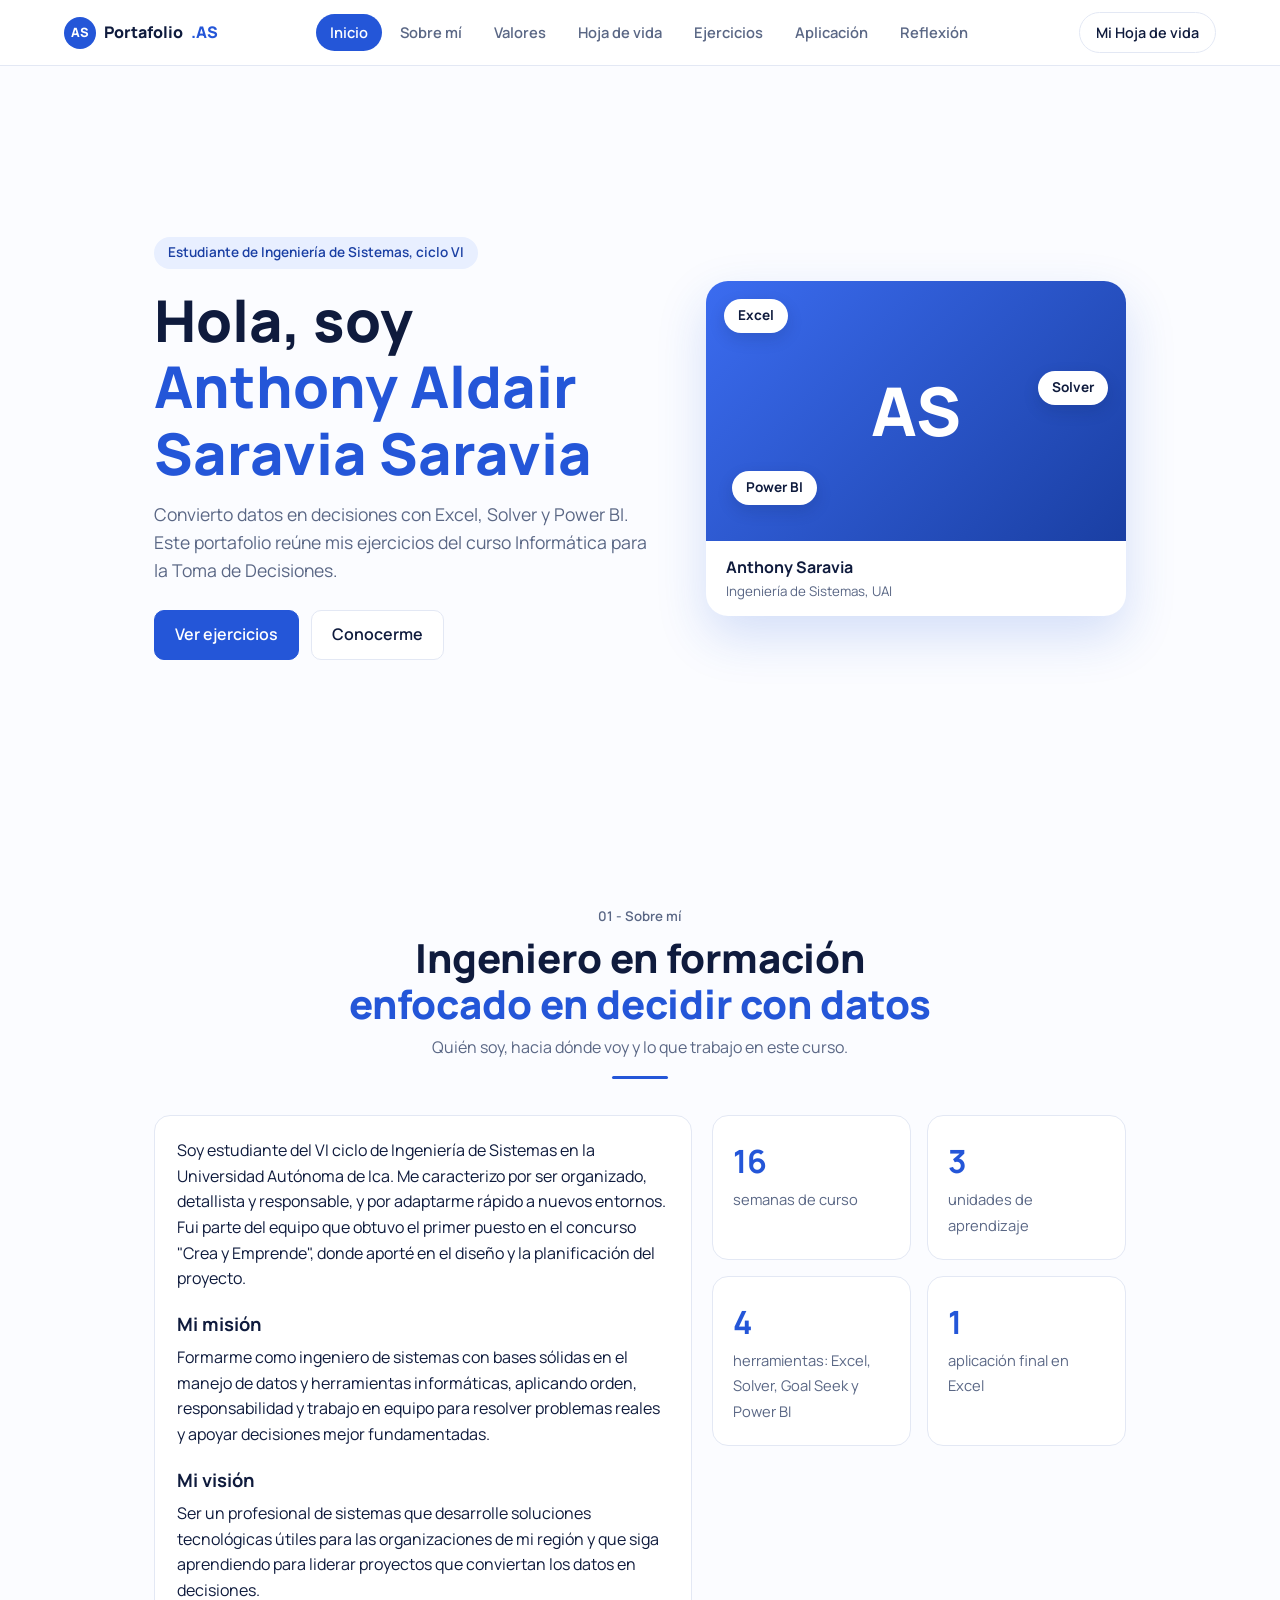
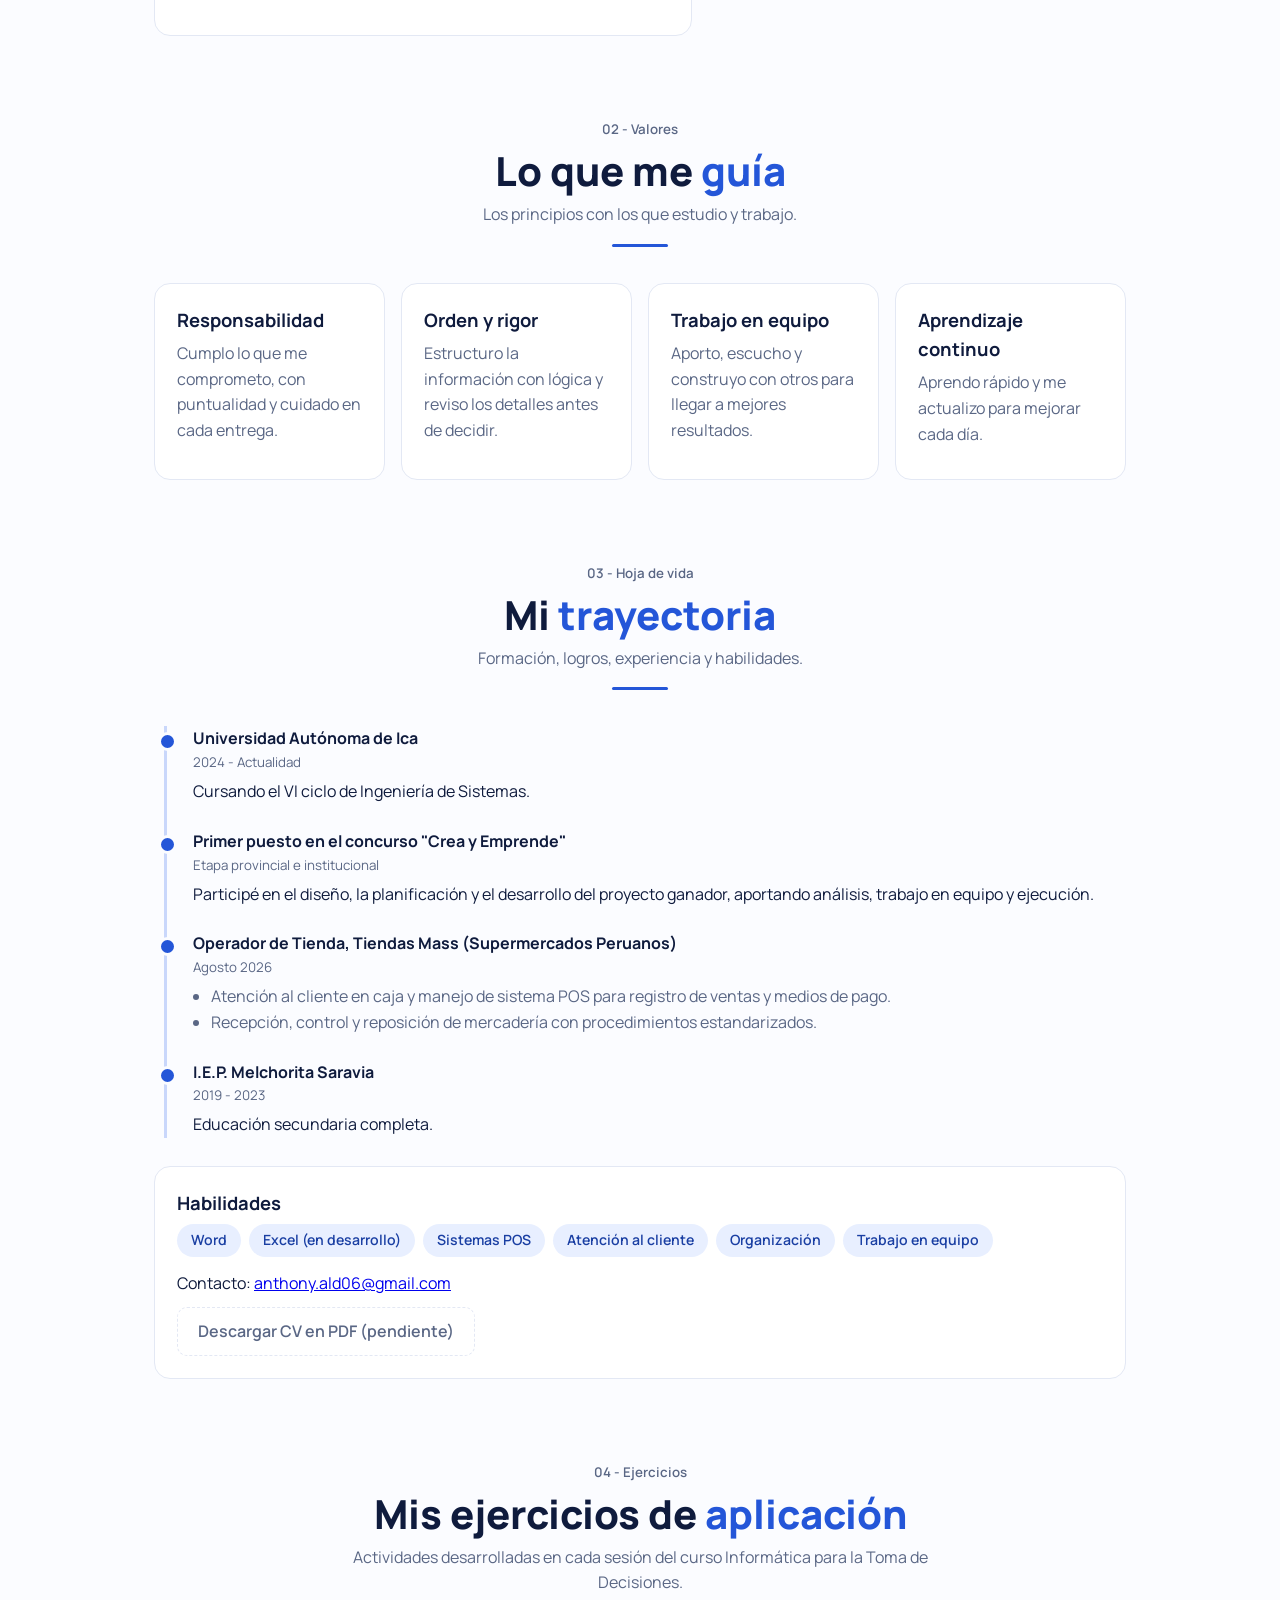
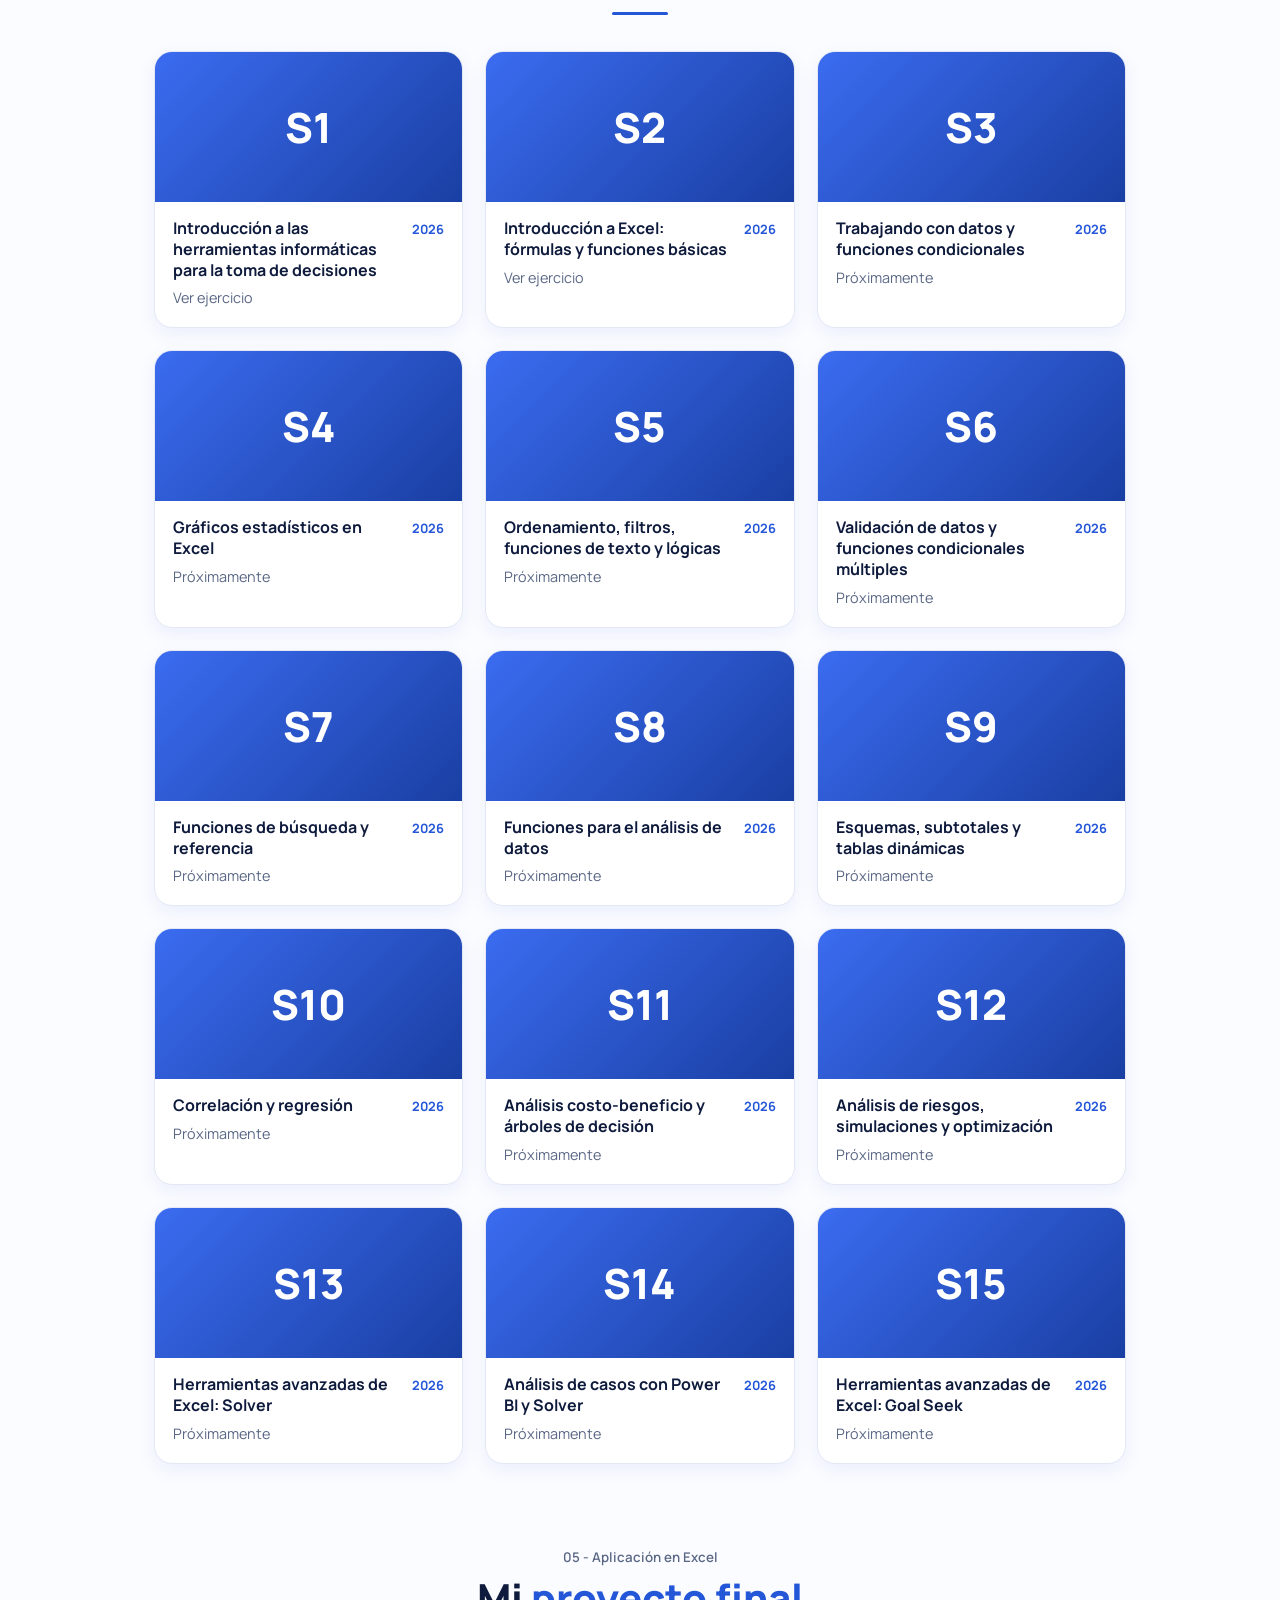
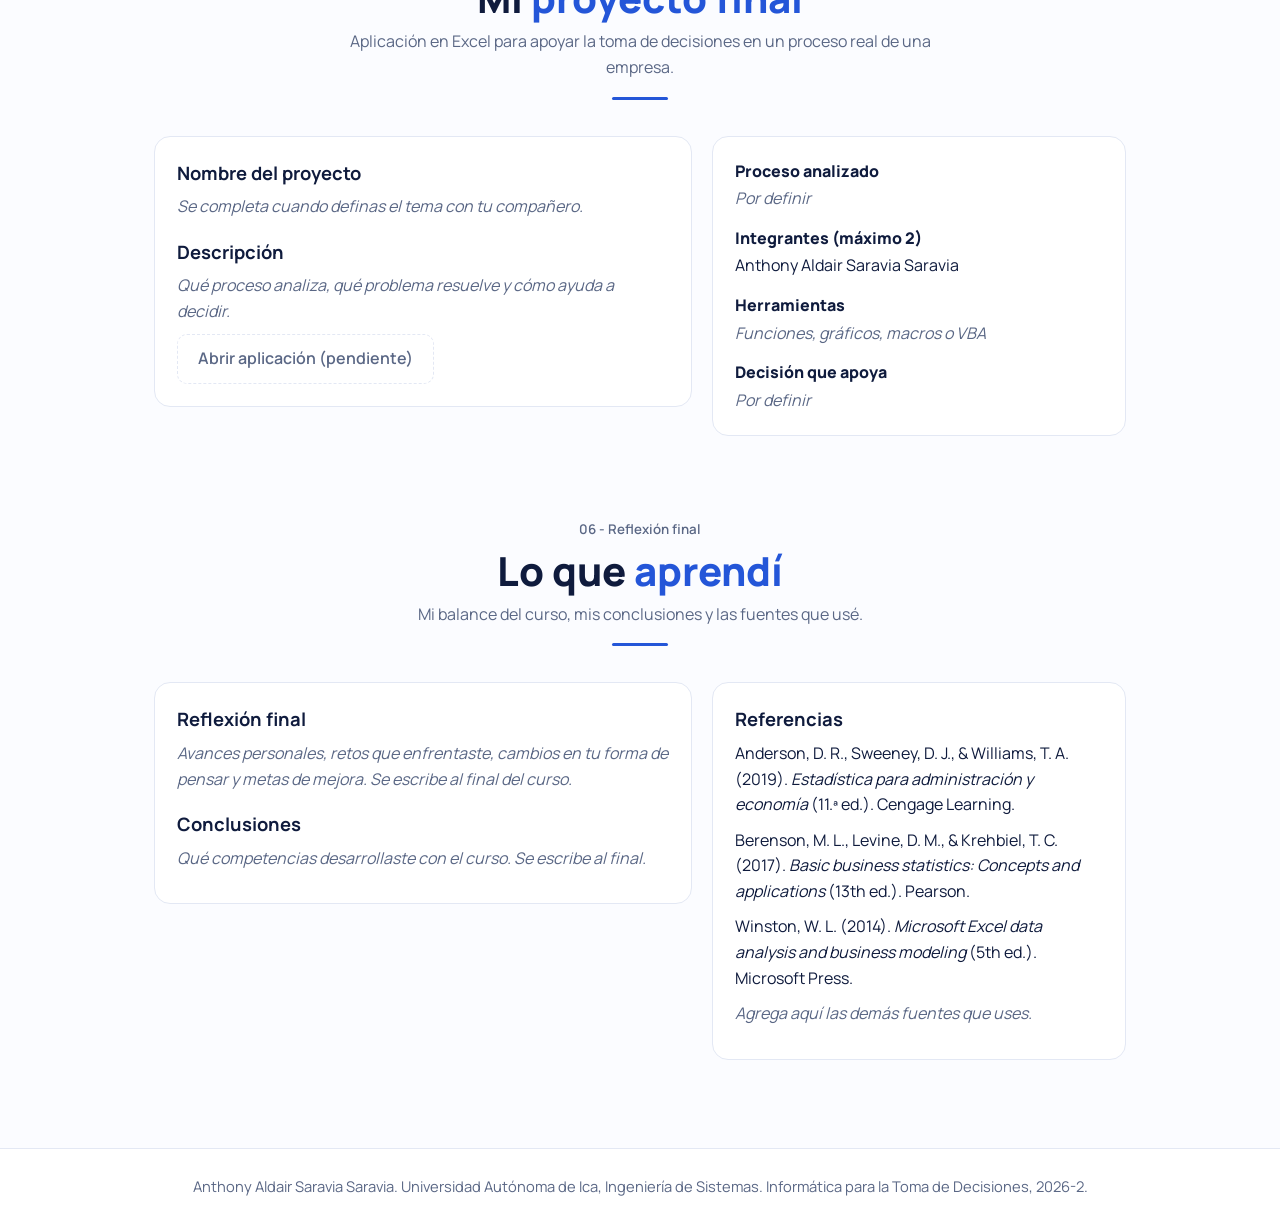
<file: index.html>
<!DOCTYPE html>
<html lang="es">
<head>
<meta charset="UTF-8">
<meta name="viewport" content="width=device-width, initial-scale=1.0">
<title>Portafolio de Anthony Saravia | Informática para la Toma de Decisiones</title>
<link rel="preconnect" href="https://fonts.googleapis.com">
<link rel="preconnect" href="https://fonts.gstatic.com" crossorigin>
<link href="https://fonts.googleapis.com/css2?family=Manrope:wght@400;600;800&display=swap" rel="stylesheet">
<link rel="stylesheet" href="estilos.css">
</head>
<body>

<header class="barra">
  <a class="logo" href="#inicio"><span class="logo-ico">AS</span>Portafolio<span class="azul">.AS</span></a>
  <nav class="menu">
    <a class="activo" href="#inicio">Inicio</a>
    <a href="#sobre-mi">Sobre mí</a>
    <a href="#valores">Valores</a>
    <a href="#cv">Hoja de vida</a>
    <a href="#ejercicios">Ejercicios</a>
    <a href="#aplicacion">Aplicación</a>
    <a href="#reflexion">Reflexión</a>
  </nav>
  <a class="btn-cv" href="#cv">Mi Hoja de vida</a>
</header>

<main>
  <section id="inicio" class="hero">
    <div class="hero-texto">
      <span class="etiqueta">Estudiante de Ingeniería de Sistemas, ciclo VI</span>
      <h1>Hola, soy <span class="azul">Anthony Aldair Saravia Saravia</span></h1>
      <p>Convierto datos en decisiones con Excel, Solver y Power BI. Este portafolio reúne mis ejercicios del curso Informática para la Toma de Decisiones.</p>
      <div class="acciones">
        <a class="btn primario" href="#ejercicios">Ver ejercicios</a>
        <a class="btn" href="#sobre-mi">Conocerme</a>
      </div>
    </div>

    <div class="hero-tarjeta">
      <span class="chip c1">Excel</span>
      <span class="chip c2">Solver</span>
      <span class="chip c3">Power BI</span>
      <div class="iniciales">AS</div>
      <div class="pie">
        <b>Anthony Saravia</b>
        <small>Ingeniería de Sistemas, UAI</small>
      </div>
    </div>
  </section>
    <section id="sobre-mi" class="seccion">
    <div class="titulo">
      <small>01 - Sobre mí</small>
      <h2>Ingeniero en formación <span class="azul">enfocado en decidir con datos</span></h2>
      <p>Quién soy, hacia dónde voy y lo que trabajo en este curso.</p>
    </div>
    <div class="dos-col">
      <div class="panel">
        <p>Soy estudiante del VI ciclo de Ingeniería de Sistemas en la Universidad Autónoma de Ica. Me caracterizo por ser organizado, detallista y responsable, y por adaptarme rápido a nuevos entornos. Fui parte del equipo que obtuvo el primer puesto en el concurso "Crea y Emprende", donde aporté en el diseño y la planificación del proyecto.</p>
        <h3>Mi misión</h3>
        <p>Formarme como ingeniero de sistemas con bases sólidas en el manejo de datos y herramientas informáticas, aplicando orden, responsabilidad y trabajo en equipo para resolver problemas reales y apoyar decisiones mejor fundamentadas.</p>
        <h3>Mi visión</h3>
        <p>Ser un profesional de sistemas que desarrolle soluciones tecnológicas útiles para las organizaciones de mi región y que siga aprendiendo para liderar proyectos que conviertan los datos en decisiones.</p>
      </div>
      <div class="numeros">
        <div class="numero"><b>16</b><span>semanas de curso</span></div>
        <div class="numero"><b>3</b><span>unidades de aprendizaje</span></div>
        <div class="numero"><b>4</b><span>herramientas: Excel, Solver, Goal Seek y Power BI</span></div>
        <div class="numero"><b>1</b><span>aplicación final en Excel</span></div>
      </div>
    </div>
  </section>

  <section id="valores" class="seccion">
    <div class="titulo">
      <small>02 - Valores</small>
      <h2>Lo que me <span class="azul">guía</span></h2>
      <p>Los principios con los que estudio y trabajo.</p>
    </div>
    <div class="grid-4">
      <div class="panel"><h3>Responsabilidad</h3><p>Cumplo lo que me comprometo, con puntualidad y cuidado en cada entrega.</p></div>
      <div class="panel"><h3>Orden y rigor</h3><p>Estructuro la información con lógica y reviso los detalles antes de decidir.</p></div>
      <div class="panel"><h3>Trabajo en equipo</h3><p>Aporto, escucho y construyo con otros para llegar a mejores resultados.</p></div>
      <div class="panel"><h3>Aprendizaje continuo</h3><p>Aprendo rápido y me actualizo para mejorar cada día.</p></div>
    </div>
  </section>

  <section id="cv" class="seccion">
    <div class="titulo">
      <small>03 - Hoja de vida</small>
      <h2>Mi <span class="azul">trayectoria</span></h2>
      <p>Formación, logros, experiencia y habilidades.</p>
    </div>
    <div class="linea-tiempo">
      <div class="hito">
        <b>Universidad Autónoma de Ica</b>
        <small>2024 - Actualidad</small>
        <p>Cursando el VI ciclo de Ingeniería de Sistemas.</p>
      </div>
      <div class="hito">
        <b>Primer puesto en el concurso "Crea y Emprende"</b>
        <small>Etapa provincial e institucional</small>
        <p>Participé en el diseño, la planificación y el desarrollo del proyecto ganador, aportando análisis, trabajo en equipo y ejecución.</p>
      </div>
      <div class="hito">
        <b>Operador de Tienda, Tiendas Mass (Supermercados Peruanos)</b>
        <small>Agosto 2026</small>
        <ul>
          <li>Atención al cliente en caja y manejo de sistema POS para registro de ventas y medios de pago.</li>
          <li>Recepción, control y reposición de mercadería con procedimientos estandarizados.</li>
        </ul>
      </div>
      <div class="hito">
        <b>I.E.P. Melchorita Saravia</b>
        <small>2019 - 2023</small>
        <p>Educación secundaria completa.</p>
      </div>
    </div>
    <div class="panel">
      <h3>Habilidades</h3>
      <div class="etiquetas">
        <span>Word</span><span>Excel (en desarrollo)</span><span>Sistemas POS</span><span>Atención al cliente</span><span>Organización</span><span>Trabajo en equipo</span>
      </div>
      <p>Contacto: <a href="mailto:anthony.ald06@gmail.com">anthony.ald06@gmail.com</a></p>
      <span class="btn off">Descargar CV en PDF (pendiente)</span>
    </div>
  </section>
    <section id="ejercicios" class="seccion">
    <div class="titulo">
      <small>04 - Ejercicios</small>
      <h2>Mis ejercicios de <span class="azul">aplicación</span></h2>
      <p>Actividades desarrolladas en cada sesión del curso Informática para la Toma de Decisiones.</p>
    </div>
    <div class="grid-ej">

           <a class="tarjeta" href="semana-01.html">
        <div class="tope">S1</div>
        <div class="cuerpo">
          <div class="fila"><h3>Introducción a las herramientas informáticas para la toma de decisiones</h3><span class="anio">2026</span></div>
          <p>Ver ejercicio</p>
        </div>
      </a>

            <a class="tarjeta" href="semana-02.html">
        <div class="tope">S2</div>
        <div class="cuerpo">
          <div class="fila"><h3>Introducción a Excel: fórmulas y funciones básicas</h3><span class="anio">2026</span></div>
          <p>Ver ejercicio</p>
        </div>
      </a>

      <div class="tarjeta">
        <div class="tope">S3</div>
        <div class="cuerpo">
          <div class="fila"><h3>Trabajando con datos y funciones condicionales</h3><span class="anio">2026</span></div>
          <p>Próximamente</p>
        </div>
      </div>

      <div class="tarjeta">
        <div class="tope">S4</div>
        <div class="cuerpo">
          <div class="fila"><h3>Gráficos estadísticos en Excel</h3><span class="anio">2026</span></div>
          <p>Próximamente</p>
        </div>
      </div>

      <div class="tarjeta">
        <div class="tope">S5</div>
        <div class="cuerpo">
          <div class="fila"><h3>Ordenamiento, filtros, funciones de texto y lógicas</h3><span class="anio">2026</span></div>
          <p>Próximamente</p>
        </div>
      </div>

      <div class="tarjeta">
        <div class="tope">S6</div>
        <div class="cuerpo">
          <div class="fila"><h3>Validación de datos y funciones condicionales múltiples</h3><span class="anio">2026</span></div>
          <p>Próximamente</p>
        </div>
      </div>

      <div class="tarjeta">
        <div class="tope">S7</div>
        <div class="cuerpo">
          <div class="fila"><h3>Funciones de búsqueda y referencia</h3><span class="anio">2026</span></div>
          <p>Próximamente</p>
        </div>
      </div>

      <div class="tarjeta">
        <div class="tope">S8</div>
        <div class="cuerpo">
          <div class="fila"><h3>Funciones para el análisis de datos</h3><span class="anio">2026</span></div>
          <p>Próximamente</p>
        </div>
      </div>

      <div class="tarjeta">
        <div class="tope">S9</div>
        <div class="cuerpo">
          <div class="fila"><h3>Esquemas, subtotales y tablas dinámicas</h3><span class="anio">2026</span></div>
          <p>Próximamente</p>
        </div>
      </div>

      <div class="tarjeta">
        <div class="tope">S10</div>
        <div class="cuerpo">
          <div class="fila"><h3>Correlación y regresión</h3><span class="anio">2026</span></div>
          <p>Próximamente</p>
        </div>

      </div>

            <div class="tarjeta">
        <div class="tope">S11</div>
        <div class="cuerpo">
          <div class="fila"><h3>Análisis costo-beneficio y árboles de decisión</h3><span class="anio">2026</span></div>
          <p>Próximamente</p>
        </div>
      </div>

      <div class="tarjeta">
        <div class="tope">S12</div>
        <div class="cuerpo">
          <div class="fila"><h3>Análisis de riesgos, simulaciones y optimización</h3><span class="anio">2026</span></div>
          <p>Próximamente</p>
        </div>
      </div>

      <div class="tarjeta">
        <div class="tope">S13</div>
        <div class="cuerpo">
          <div class="fila"><h3>Herramientas avanzadas de Excel: Solver</h3><span class="anio">2026</span></div>
          <p>Próximamente</p>
        </div>
      </div>

      <div class="tarjeta">
        <div class="tope">S14</div>
        <div class="cuerpo">
          <div class="fila"><h3>Análisis de casos con Power BI y Solver</h3><span class="anio">2026</span></div>
          <p>Próximamente</p>
        </div>
      </div>

      <div class="tarjeta">
        <div class="tope">S15</div>
        <div class="cuerpo">
          <div class="fila"><h3>Herramientas avanzadas de Excel: Goal Seek</h3><span class="anio">2026</span></div>
          <p>Próximamente</p>
        </div>
      </div>

    </div>
  </section>
  <section id="aplicacion" class="seccion">
    <div class="titulo">
      <small>05 - Aplicación en Excel</small>
      <h2>Mi <span class="azul">proyecto final</span></h2>
      <p>Aplicación en Excel para apoyar la toma de decisiones en un proceso real de una empresa.</p>
    </div>
    <div class="dos-col">
      <div class="panel">
        <h3>Nombre del proyecto</h3>
        <p class="pendiente">Se completa cuando definas el tema con tu compañero.</p>
        <h3>Descripción</h3>
        <p class="pendiente">Qué proceso analiza, qué problema resuelve y cómo ayuda a decidir.</p>
        <span class="btn off">Abrir aplicación (pendiente)</span>
      </div>
      <div class="panel ficha">
        <dl>
          <dt>Proceso analizado</dt>
          <dd class="pendiente">Por definir</dd>
          <dt>Integrantes (máximo 2)</dt>
          <dd>Anthony Aldair Saravia Saravia</dd>
          <dt>Herramientas</dt>
          <dd class="pendiente">Funciones, gráficos, macros o VBA</dd>
          <dt>Decisión que apoya</dt>
          <dd class="pendiente">Por definir</dd>
        </dl>
      </div>
    </div>
  </section>

  <section id="reflexion" class="seccion">
    <div class="titulo">
      <small>06 - Reflexión final</small>
      <h2>Lo que <span class="azul">aprendí</span></h2>
      <p>Mi balance del curso, mis conclusiones y las fuentes que usé.</p>
    </div>
    <div class="dos-col">
      <div class="panel">
        <h3>Reflexión final</h3>
        <p class="pendiente">Avances personales, retos que enfrentaste, cambios en tu forma de pensar y metas de mejora. Se escribe al final del curso.</p>
        <h3>Conclusiones</h3>
        <p class="pendiente">Qué competencias desarrollaste con el curso. Se escribe al final.</p>
      </div>
      <div class="panel">
        <h3>Referencias</h3>
        <p>Anderson, D. R., Sweeney, D. J., &amp; Williams, T. A. (2019). <i>Estadística para administración y economía</i> (11.ª ed.). Cengage Learning.</p>
        <p>Berenson, M. L., Levine, D. M., &amp; Krehbiel, T. C. (2017). <i>Basic business statistics: Concepts and applications</i> (13th ed.). Pearson.</p>
        <p>Winston, W. L. (2014). <i>Microsoft Excel data analysis and business modeling</i> (5th ed.). Microsoft Press.</p>
        <p class="pendiente">Agrega aquí las demás fuentes que uses.</p>
      </div>
    </div>
  </section>
</main>
<footer class="pie-pagina">Anthony Aldair Saravia Saravia. Universidad Autónoma de Ica, Ingeniería de Sistemas. Informática para la Toma de Decisiones, 2026-2.</footer>
<script src="main.js"></script>
</body>
</html>
</file>
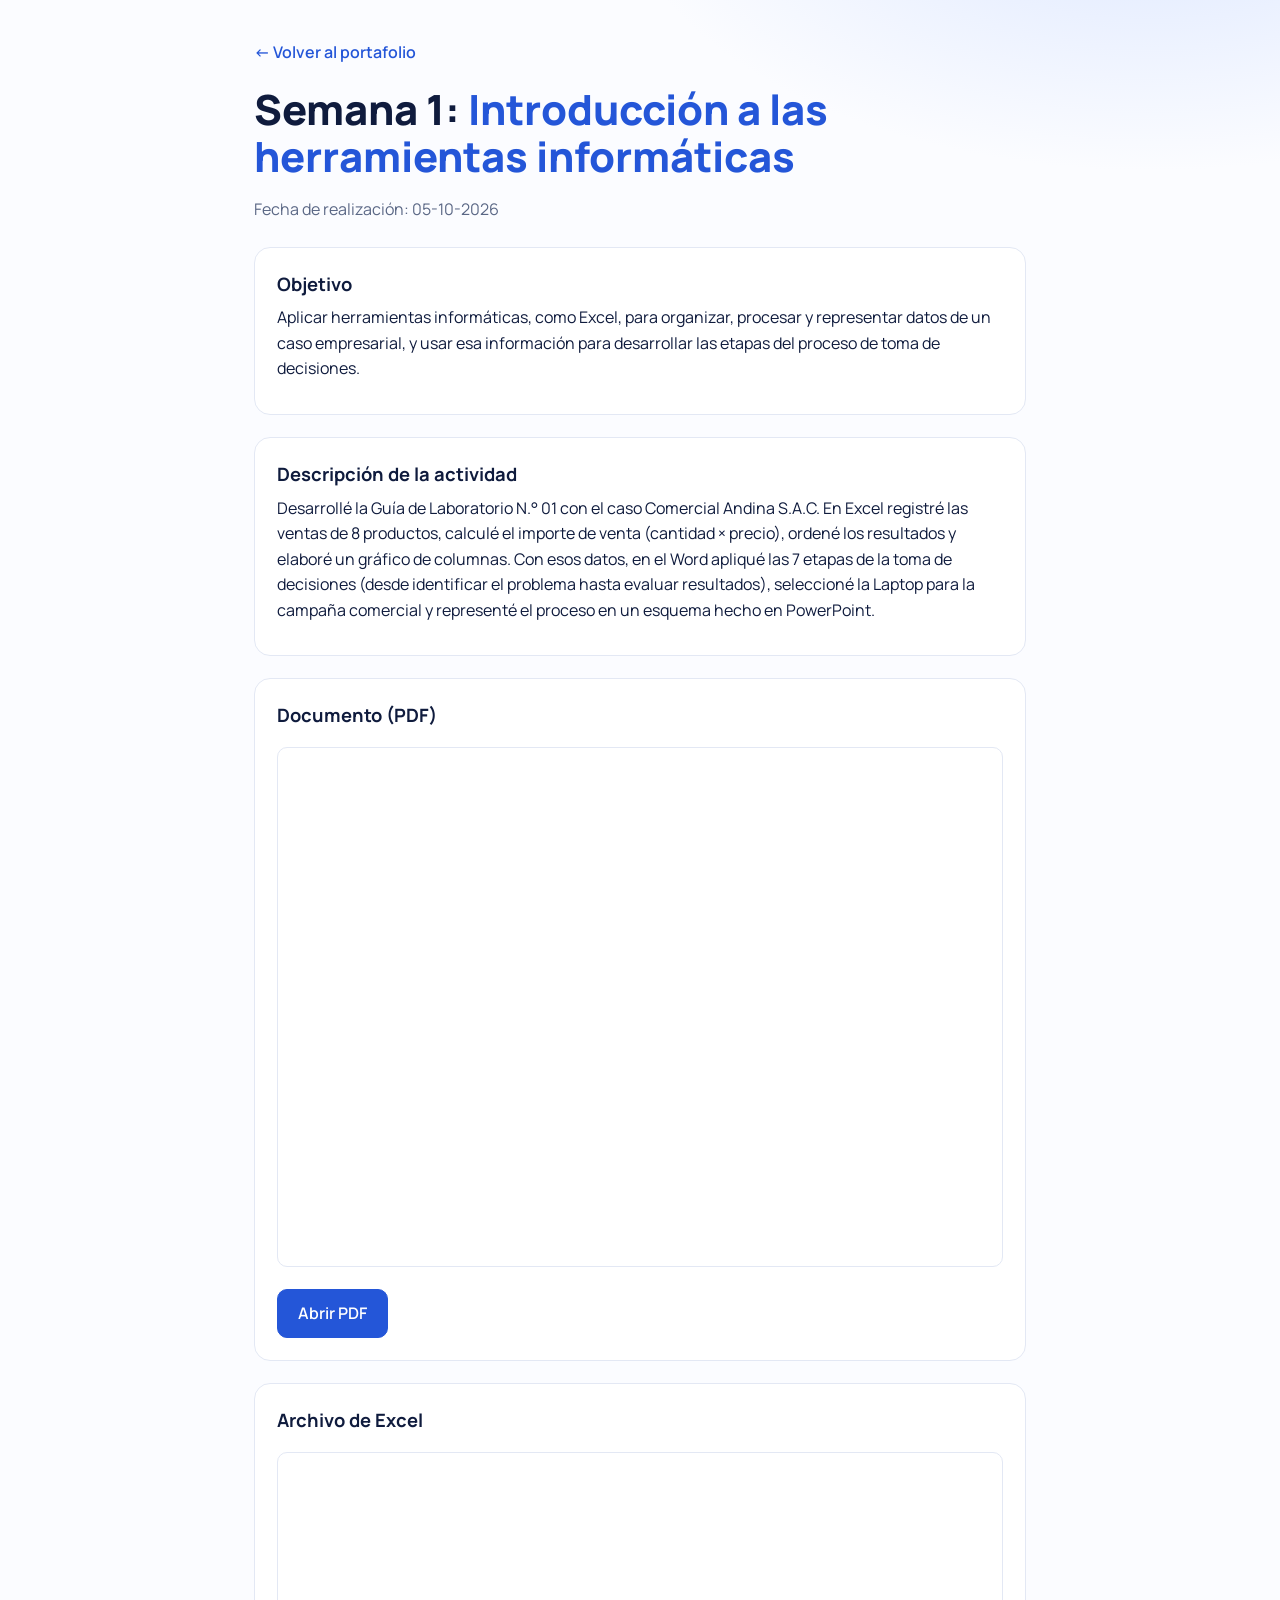
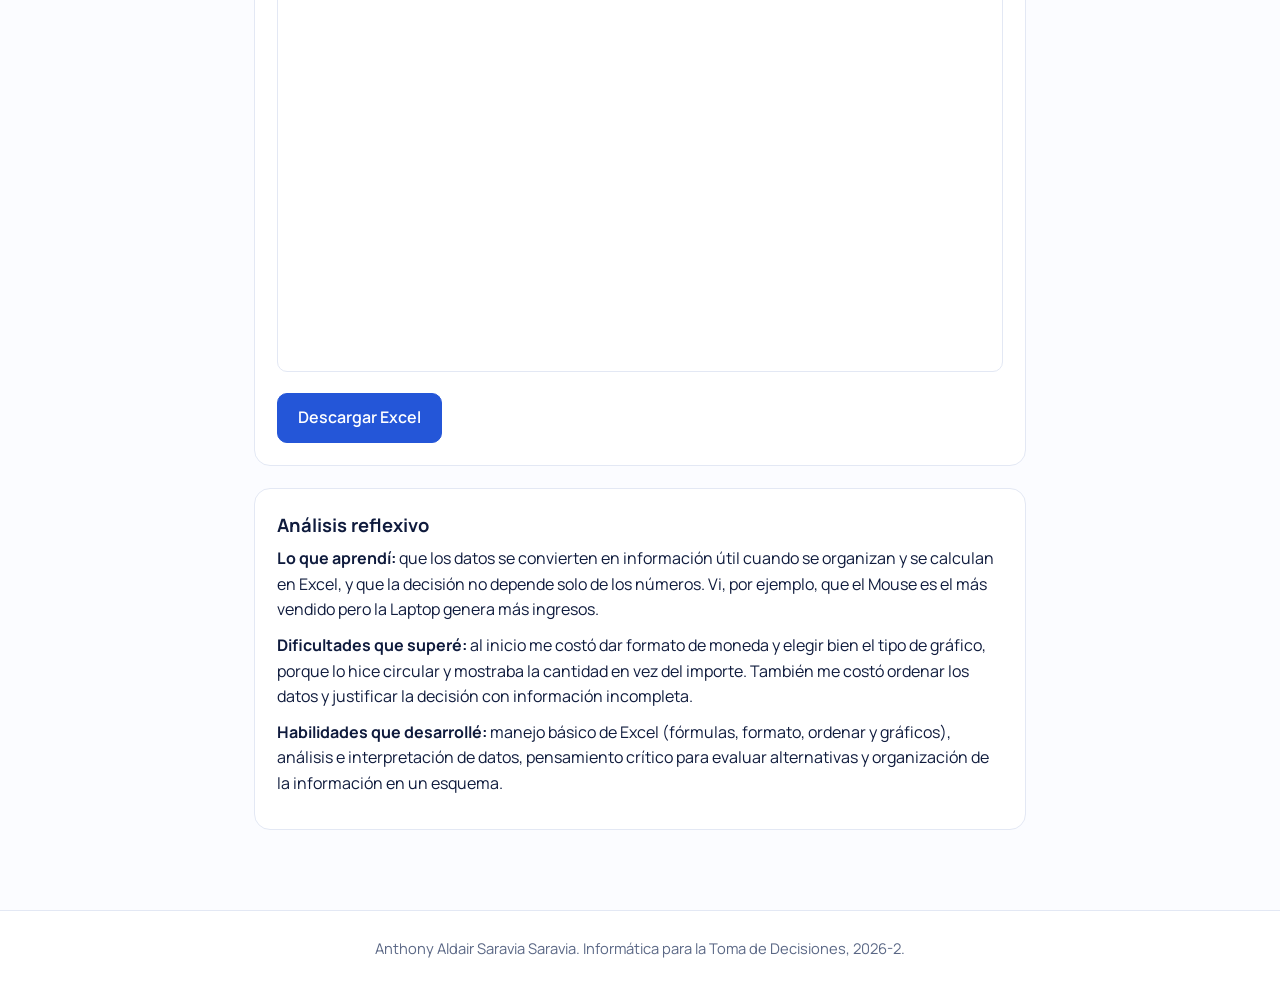
<file: semana-01.html>
<!DOCTYPE html>
<html lang="es">
<head>
<meta charset="UTF-8">
<meta name="viewport" content="width=device-width, initial-scale=1.0">
<title>Semana 1 | Portafolio de Anthony Saravia</title>
<link rel="preconnect" href="https://fonts.googleapis.com">
<link rel="preconnect" href="https://fonts.gstatic.com" crossorigin>
<link href="https://fonts.googleapis.com/css2?family=Manrope:wght@400;600;800&display=swap" rel="stylesheet">
<link rel="stylesheet" href="estilos.css">
</head>
<body>

<div class="pagina-ej">
  <a class="volver" href="index.html#ejercicios">&larr; Volver al portafolio</a>
  <h1>Semana 1: <span class="azul">Introducción a las herramientas informáticas</span></h1>
  <p class="meta">Fecha de realización: 05-10-2026</p>


    <div class="panel">
    <h3>Objetivo</h3>
    <p>Aplicar herramientas informáticas, como Excel, para organizar, procesar y representar datos de un caso empresarial, y usar esa información para desarrollar las etapas del proceso de toma de decisiones. </p>
  </div>

  <div class="panel">
    <h3>Descripción de la actividad</h3>
    <p>Desarrollé la Guía de Laboratorio N.° 01 con el caso Comercial Andina S.A.C. En Excel registré las ventas de 8 productos, calculé el importe de venta (cantidad × precio), ordené los resultados y elaboré un gráfico de columnas. Con esos datos, en el Word apliqué las 7 etapas de la toma de decisiones (desde identificar el problema hasta evaluar resultados), seleccioné la Laptop para la campaña comercial y representé el proceso en un esquema hecho en PowerPoint. </p>
  </div>


  <div class="panel">
    <h3>Documento (PDF)</h3>
    <iframe class="visor" src="ejercicios/semana-01.pdf" title="PDF de la semana 1"></iframe>
    <a class="btn primario" href="ejercicios/semana-01.pdf" target="_blank" rel="noopener">Abrir PDF</a>
  </div>

  <div class="panel">
    <h3>Archivo de Excel</h3>
    <iframe class="visor" src="https://view.officeapps.live.com/op/embed.aspx?src=https%3A%2F%2Fanthonysav222-afk.github.io%2Fportafolio-toma-decisiones%2Fejercicios%2Fsemana-01.xlsx" title="Excel de la semana 1"></iframe>
    <a class="btn primario" href="ejercicios/semana-01.xlsx" download>Descargar Excel</a>
  </div>

  <div class="panel">
    <h3>Análisis reflexivo</h3>
    <p><b>Lo que aprendí:</b> que los datos se convierten en información útil cuando se organizan y se calculan en Excel, y que la decisión no depende solo de los números. Vi, por ejemplo, que el Mouse es el más vendido pero la Laptop genera más ingresos.</p>
    <p><b>Dificultades que superé:</b> al inicio me costó dar formato de moneda y elegir bien el tipo de gráfico, porque lo hice circular y mostraba la cantidad en vez del importe. También me costó ordenar los datos y justificar la decisión con información incompleta.</p>
    <p><b>Habilidades que desarrollé:</b> manejo básico de Excel (fórmulas, formato, ordenar y gráficos), análisis e interpretación de datos, pensamiento crítico para evaluar alternativas y organización de la información en un esquema.</p>
  </div>

</div>



<footer class="pie-pagina">Anthony Aldair Saravia Saravia. Informática para la Toma de Decisiones, 2026-2.</footer>

</body>
</html>
</file>
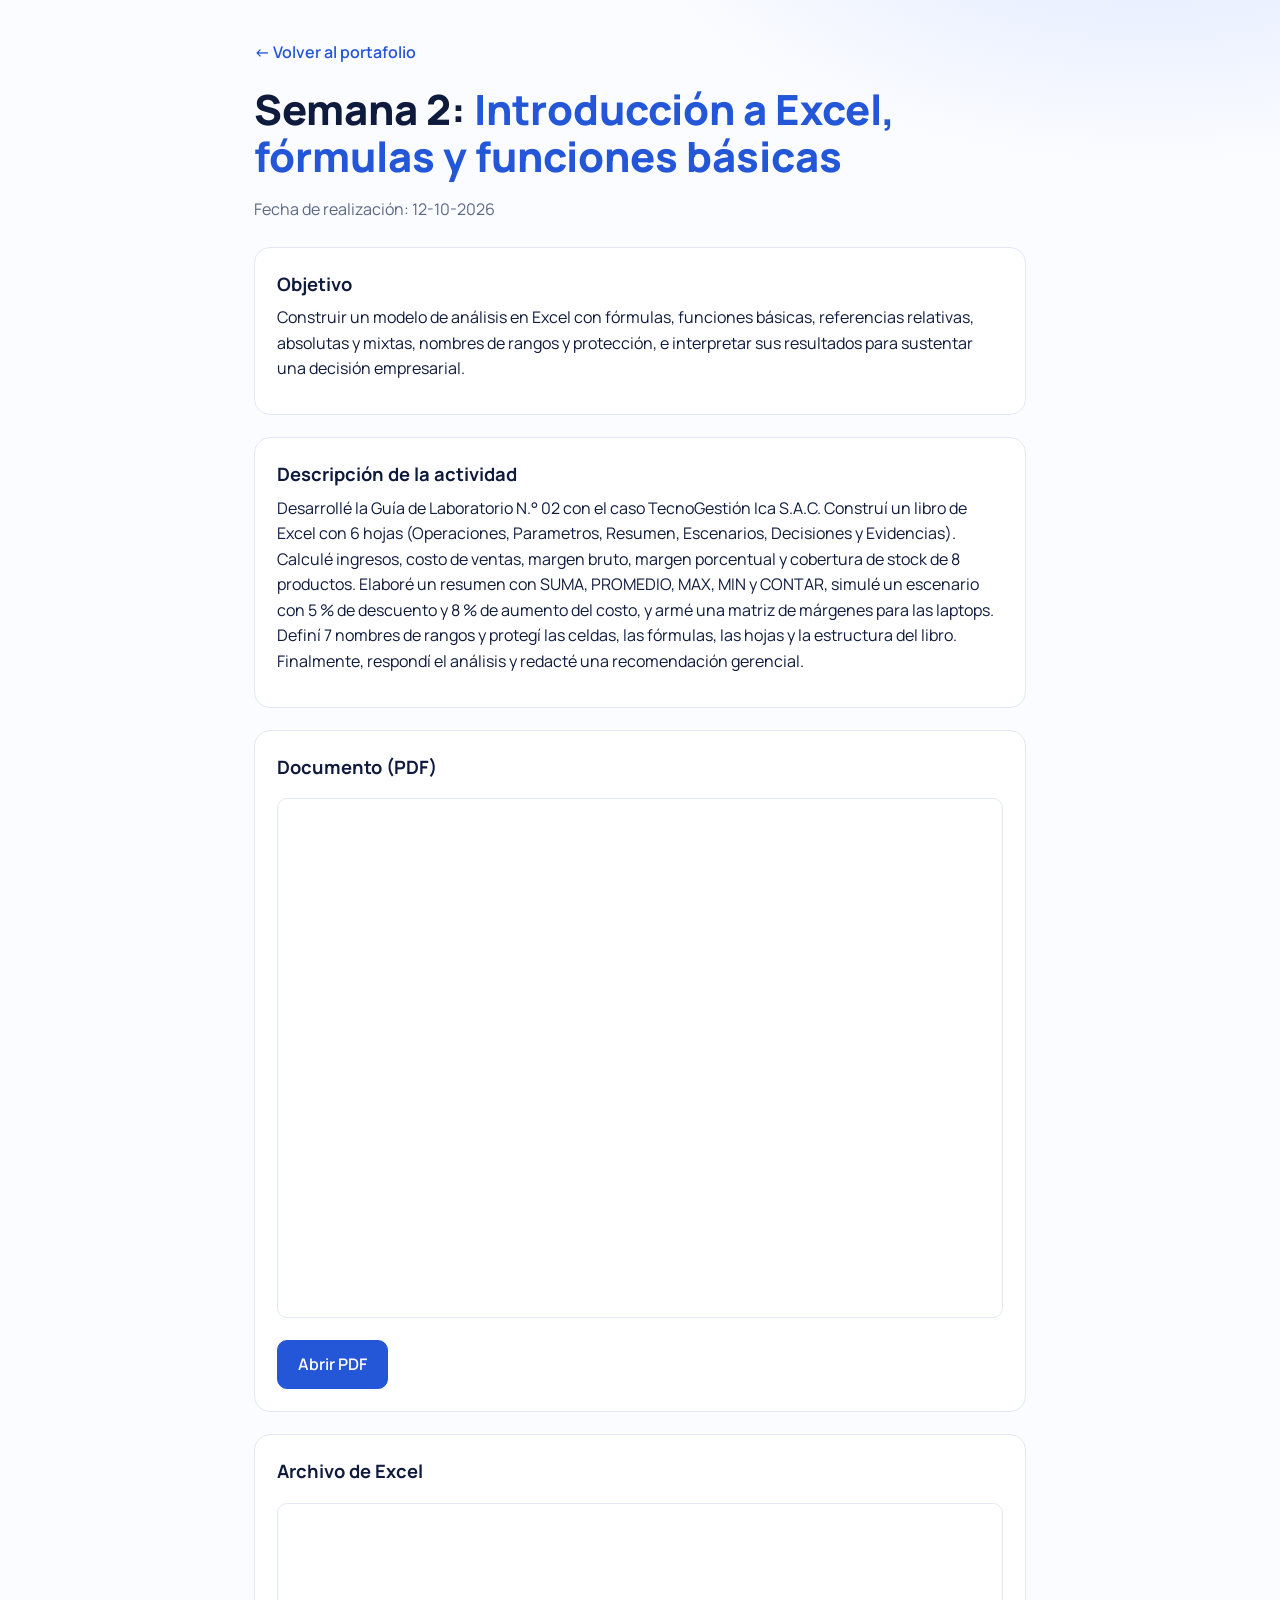
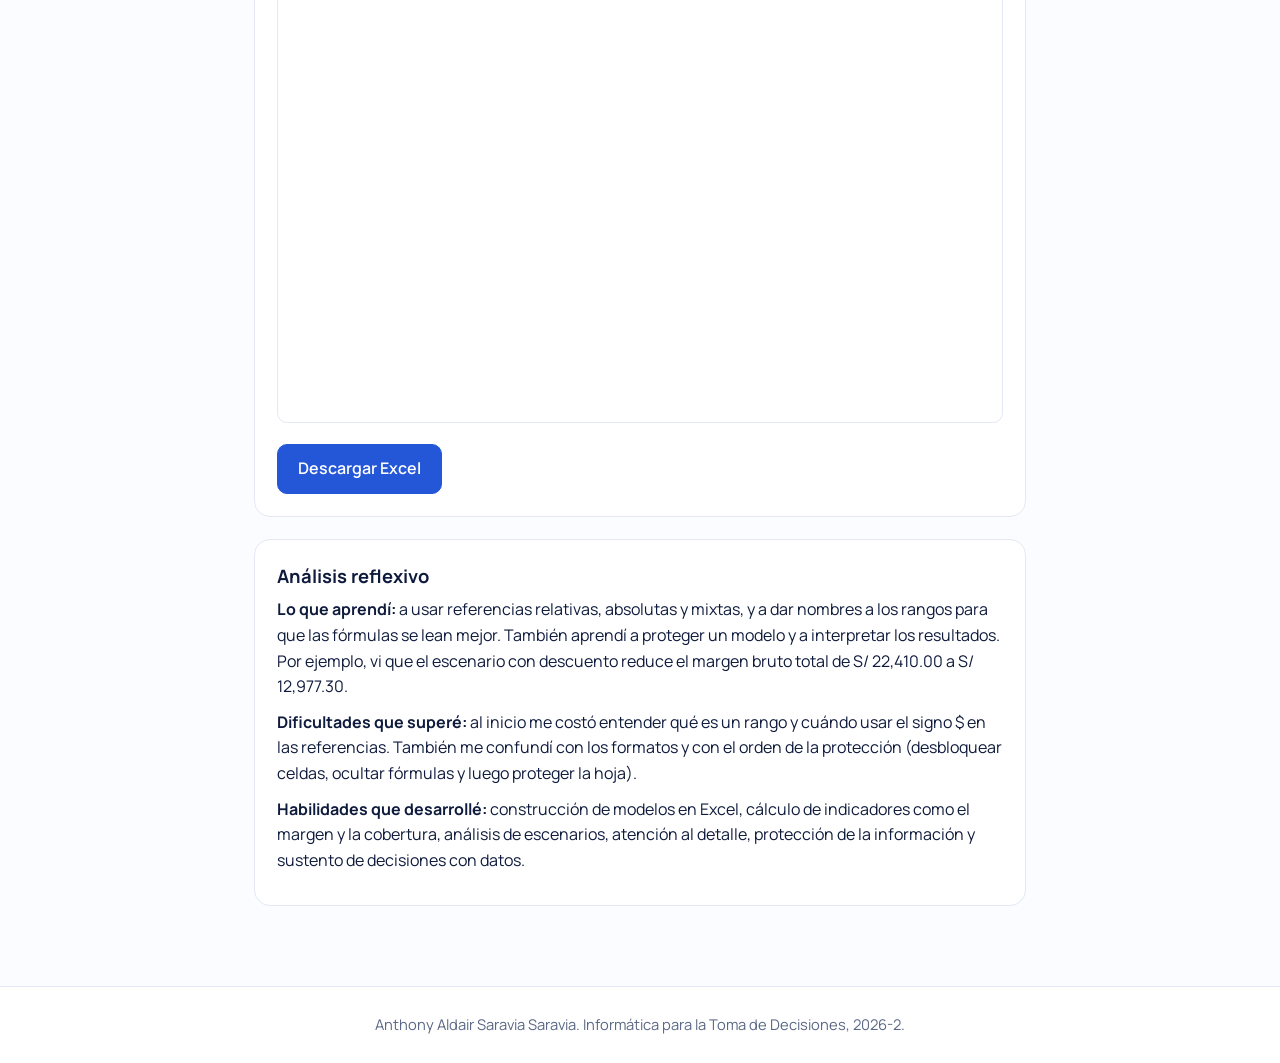
<file: semana-02.html>
<!DOCTYPE html>
<html lang="es">
<head>
<meta charset="UTF-8">
<meta name="viewport" content="width=device-width, initial-scale=1.0">
<title>Semana 2 | Portafolio de Anthony Saravia</title>
<link rel="preconnect" href="https://fonts.googleapis.com">
<link rel="preconnect" href="https://fonts.gstatic.com" crossorigin>
<link href="https://fonts.googleapis.com/css2?family=Manrope:wght@400;600;800&display=swap" rel="stylesheet">
<link rel="stylesheet" href="estilos.css">
</head>
<body>

<div class="pagina-ej">
  <a class="volver" href="index.html#ejercicios">&larr; Volver al portafolio</a>
  <h1>Semana 2: <span class="azul">Introducción a Excel, fórmulas y funciones básicas</span></h1>
  <p class="meta">Fecha de realización: 12-10-2026</p>

  <div class="panel">
    <h3>Objetivo</h3>
    <p>Construir un modelo de análisis en Excel con fórmulas, funciones básicas, referencias relativas, absolutas y mixtas, nombres de rangos y protección, e interpretar sus resultados para sustentar una decisión empresarial.</p>
  </div>

  <div class="panel">
    <h3>Descripción de la actividad</h3>
    <p>Desarrollé la Guía de Laboratorio N.° 02 con el caso TecnoGestión Ica S.A.C. Construí un libro de Excel con 6 hojas (Operaciones, Parametros, Resumen, Escenarios, Decisiones y Evidencias). Calculé ingresos, costo de ventas, margen bruto, margen porcentual y cobertura de stock de 8 productos. Elaboré un resumen con SUMA, PROMEDIO, MAX, MIN y CONTAR, simulé un escenario con 5 % de descuento y 8 % de aumento del costo, y armé una matriz de márgenes para las laptops. Definí 7 nombres de rangos y protegí las celdas, las fórmulas, las hojas y la estructura del libro. Finalmente, respondí el análisis y redacté una recomendación gerencial.</p>
  </div>

  <div class="panel">
    <h3>Documento (PDF)</h3>
    <iframe class="visor" src="ejercicios/semana-02.pdf" title="PDF de la semana 2"></iframe>
    <a class="btn primario" href="ejercicios/semana-02.pdf" target="_blank" rel="noopener">Abrir PDF</a>
  </div>

  <div class="panel">
    <h3>Archivo de Excel</h3>
    <iframe class="visor" src="https://view.officeapps.live.com/op/embed.aspx?src=https%3A%2F%2Fanthonysav222-afk.github.io%2Fportafolio-toma-decisiones%2Fejercicios%2Fsemana-02.xlsx" title="Excel de la semana 2"></iframe>
    <a class="btn primario" href="ejercicios/semana-02.xlsx" download>Descargar Excel</a>
  </div>

  <div class="panel">
    <h3>Análisis reflexivo</h3>
    <p><b>Lo que aprendí:</b> a usar referencias relativas, absolutas y mixtas, y a dar nombres a los rangos para que las fórmulas se lean mejor. También aprendí a proteger un modelo y a interpretar los resultados. Por ejemplo, vi que el escenario con descuento reduce el margen bruto total de S/ 22,410.00 a S/ 12,977.30.</p>
    <p><b>Dificultades que superé:</b> al inicio me costó entender qué es un rango y cuándo usar el signo $ en las referencias. También me confundí con los formatos y con el orden de la protección (desbloquear celdas, ocultar fórmulas y luego proteger la hoja).</p>
    <p><b>Habilidades que desarrollé:</b> construcción de modelos en Excel, cálculo de indicadores como el margen y la cobertura, análisis de escenarios, atención al detalle, protección de la información y sustento de decisiones con datos.</p>
  </div>
</div>

<footer class="pie-pagina">Anthony Aldair Saravia Saravia. Informática para la Toma de Decisiones, 2026-2.</footer>

</body>
</html>
</file>
<file: estilos.css>
:root{
  --azul:#2456d8;
  --azul-osc:#1a3fa3;
  --fondo:#fbfcff;
  --tinta:#0f1b3d;
  --suave:#5a6785;
  --linea:#e3e8f4;
  --blanco:#ffffff;
}
*{box-sizing:border-box}
html{scroll-behavior:smooth}
body{
  margin:0;
  font-family:"Manrope",system-ui,sans-serif;
  color:var(--tinta);
  line-height:1.6;
  background:radial-gradient(900px 500px at 90% -5%,#dbe6ff 0%,transparent 60%),var(--fondo);
}
h1{line-height:1.15;margin:0 0 14px}
.azul{color:var(--azul)}

/* Barra superior */
.barra{
  position:sticky;top:0;z-index:20;
  display:flex;align-items:center;gap:20px;
  padding:12px 5vw;
  background:rgba(255,255,255,.85);
  backdrop-filter:blur(8px);
  border-bottom:1px solid var(--linea);
}
.logo{display:flex;align-items:center;gap:8px;font-weight:800;text-decoration:none;color:var(--tinta);white-space:nowrap}
.logo-ico{
  display:grid;place-items:center;
  width:32px;height:32px;border-radius:50%;
  background:var(--azul);color:#fff;font-size:.8rem;
}
.menu{display:flex;gap:4px;margin:0 auto;overflow-x:auto}
.menu a{
  padding:7px 14px;border-radius:999px;
  text-decoration:none;color:var(--suave);
  font-weight:600;font-size:.92rem;white-space:nowrap;
}
.menu a:hover{color:var(--tinta)}
.menu a.activo{background:var(--azul);color:#fff}
.btn-cv{
  padding:8px 16px;border:1px solid var(--linea);border-radius:999px;
  text-decoration:none;font-weight:600;font-size:.9rem;
  color:var(--tinta);background:var(--blanco);
}

/* Portada */
main{max-width:1100px;margin:0 auto;padding:0 5vw}
.hero{
  display:grid;grid-template-columns:1.2fr 1fr;gap:48px;
  align-items:center;min-height:85vh;padding:48px 0;
}
.etiqueta{
  display:inline-block;padding:5px 14px;border-radius:999px;
  background:#e8efff;color:var(--azul-osc);
  font-weight:600;font-size:.85rem;margin-bottom:18px;
}
.hero h1{font-size:clamp(2.2rem,5.5vw,3.6rem);font-weight:800}
.hero p{max-width:52ch;color:var(--suave);font-size:1.1rem;margin:0}
.acciones{display:flex;flex-wrap:wrap;gap:12px;margin-top:26px}
.btn{
  display:inline-block;padding:11px 20px;border-radius:10px;
  border:1px solid var(--linea);background:var(--blanco);
  color:var(--tinta);font-weight:600;text-decoration:none;
}
.btn.primario{background:var(--azul);border-color:var(--azul);color:#fff}
.btn.primario:hover{background:var(--azul-osc)}

/* Tarjeta azul de la derecha */
.hero-tarjeta{
  position:relative;border-radius:22px;background:var(--blanco);
  box-shadow:0 20px 50px rgba(36,86,216,.18);overflow:hidden;
}
.iniciales{
  display:grid;place-items:center;height:260px;
  font-size:4.2rem;font-weight:800;color:#fff;
  background:linear-gradient(135deg,#3b6cf0 0%,var(--azul-osc) 100%);
}
.hero-tarjeta .pie{padding:14px 20px;display:flex;flex-direction:column}
.hero-tarjeta small{color:var(--suave)}
.chip{
  position:absolute;padding:6px 14px;border-radius:999px;
  background:var(--blanco);font-weight:700;font-size:.85rem;
  box-shadow:0 6px 16px rgba(15,27,61,.15);
}
.c1{top:18px;left:18px}
.c2{top:90px;right:18px}
.c3{top:190px;left:26px}

/* Celular */
@media (max-width:820px){
  .hero{grid-template-columns:1fr;min-height:auto}
  .btn-cv{display:none}
}

/* Secciones */
html{scroll-padding-top:80px}
.seccion{padding:72px 0 8px}
.titulo{text-align:center;max-width:640px;margin:0 auto 36px}
.titulo small{color:var(--suave);font-weight:600}
.titulo h2{font-size:clamp(1.7rem,4vw,2.5rem);font-weight:800;line-height:1.15;margin:6px 0 0}
.titulo p{color:var(--suave);margin:8px 0 0}
.titulo::after{content:"";display:block;width:56px;height:3px;background:var(--azul);margin:16px auto 0;border-radius:3px}

.panel{background:var(--blanco);border:1px solid var(--linea);border-radius:16px;padding:22px}
.panel h3{font-size:1.15rem;margin:18px 0 6px}
.panel > h3:first-child{margin-top:0}
.panel p{margin:0 0 10px}
.dos-col{display:grid;grid-template-columns:1.3fr 1fr;gap:20px;align-items:start}
.grid-4{display:grid;grid-template-columns:repeat(auto-fit,minmax(220px,1fr));gap:16px}
.grid-4 .panel p{color:var(--suave)}

.numeros{display:grid;grid-template-columns:1fr 1fr;gap:16px}
.numero{background:var(--blanco);border:1px solid var(--linea);border-radius:16px;padding:20px}
.numero b{display:block;font-size:2rem;color:var(--azul)}
.numero span{color:var(--suave);font-size:.92rem}

.linea-tiempo{border-left:3px solid #c9d7fb;margin:0 0 28px 10px;padding-left:26px}
.hito{position:relative;margin-bottom:24px}
.hito::before{content:"";position:absolute;left:-35px;top:6px;width:13px;height:13px;border-radius:50%;background:var(--azul);border:3px solid var(--fondo)}
.hito small{display:block;color:var(--suave)}
.hito p{margin:6px 0 0}
.hito ul{margin:6px 0 0;padding-left:18px;color:var(--suave)}

.etiquetas{display:flex;flex-wrap:wrap;gap:8px;margin-bottom:14px}
.etiquetas span{padding:5px 14px;border-radius:999px;background:#e8efff;color:var(--azul-osc);font-weight:600;font-size:.88rem}
.btn.off{color:var(--suave);border-style:dashed}

@media (max-width:820px){
  .dos-col{grid-template-columns:1fr}
}

/* Tarjetas de ejercicios */
.grid-ej{display:grid;grid-template-columns:repeat(auto-fill,minmax(260px,1fr));gap:22px}
.tarjeta{
  display:block;text-decoration:none;color:var(--tinta);
  background:var(--blanco);border:1px solid var(--linea);
  border-radius:18px;overflow:hidden;
  box-shadow:0 6px 18px rgba(36,86,216,.08);
  transition:transform .2s,box-shadow .2s;
}
a.tarjeta:hover{transform:translateY(-4px);box-shadow:0 14px 30px rgba(36,86,216,.2)}
.tarjeta .tope{
  display:grid;place-items:center;height:150px;
  font-size:2.6rem;font-weight:800;color:#fff;
  background:linear-gradient(135deg,#3b6cf0 0%,var(--azul-osc) 100%);
}
.tarjeta .cuerpo{padding:16px 18px 18px}
.fila{display:flex;justify-content:space-between;align-items:baseline;gap:10px}
.tarjeta h3{font-size:1rem;line-height:1.3;margin:0 0 6px}
.anio{font-size:.8rem;font-weight:700;color:var(--azul)}
.tarjeta p{margin:0;color:var(--suave);font-size:.9rem}

.menu a{transition:background .2s,color .2s}
.menu a:hover{color:var(--azul)}
.menu a.activo:hover{color:#fff}

/* Aplicación, reflexión y pie de página */
.pendiente{color:var(--suave);font-style:italic}
.ficha dl{margin:0}
.ficha dt{font-weight:800;margin-top:14px}
.ficha dt:first-child{margin-top:0}
.ficha dd{margin:2px 0 0}
.panel i{font-style:italic}
.pie-pagina{
  margin-top:80px;padding:26px 5vw;text-align:center;
  color:var(--suave);font-size:.92rem;
  border-top:1px solid var(--linea);background:var(--blanco);
}


/* Página de cada semana */
.pagina-ej{max-width:900px;margin:0 auto;padding:40px 5vw 0}
.pagina-ej .volver{display:inline-block;margin-bottom:20px;font-weight:600;text-decoration:none;color:var(--azul)}
.pagina-ej h1{font-size:clamp(1.8rem,4vw,2.6rem);font-weight:800}
.meta{color:var(--suave);margin-bottom:24px}
.pagina-ej .panel{margin-bottom:22px}
.visor{width:100%;height:520px;border:1px solid var(--linea);border-radius:10px;margin:10px 0 14px;background:#fff}
</file>
